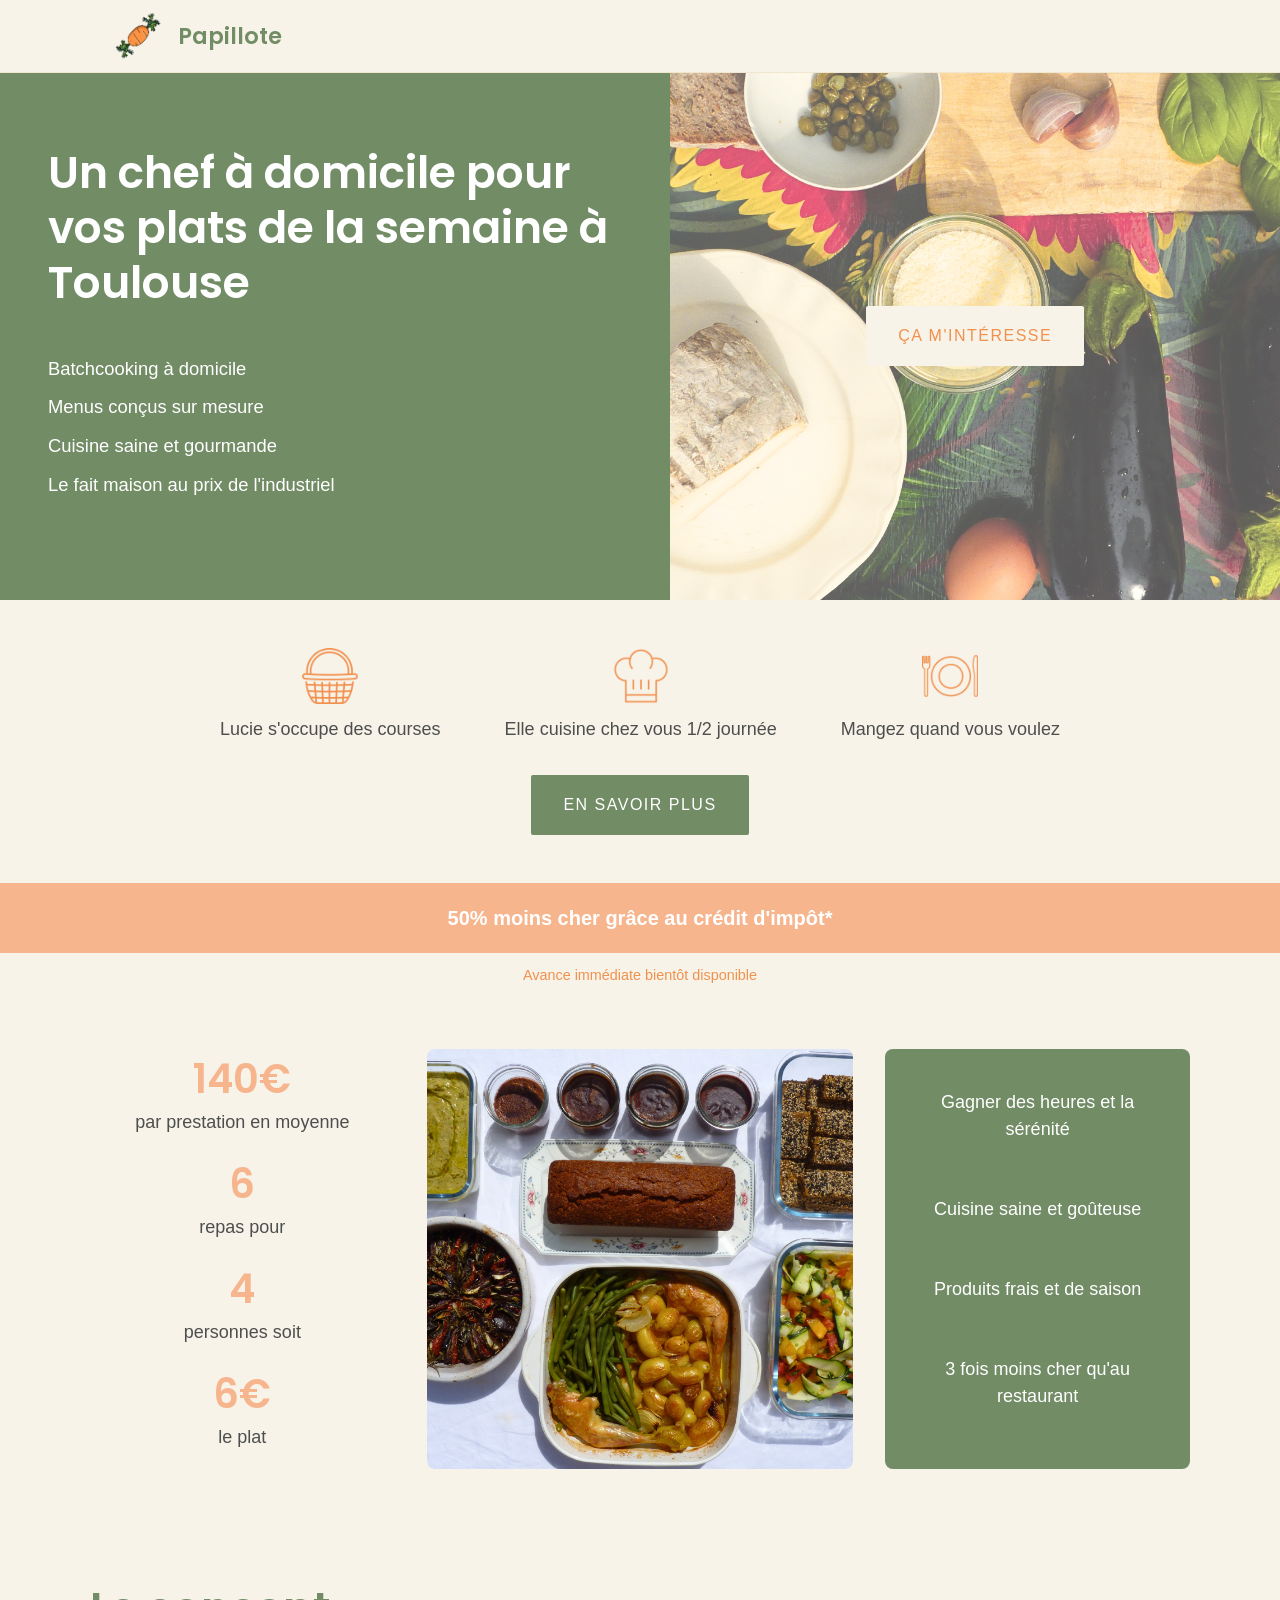
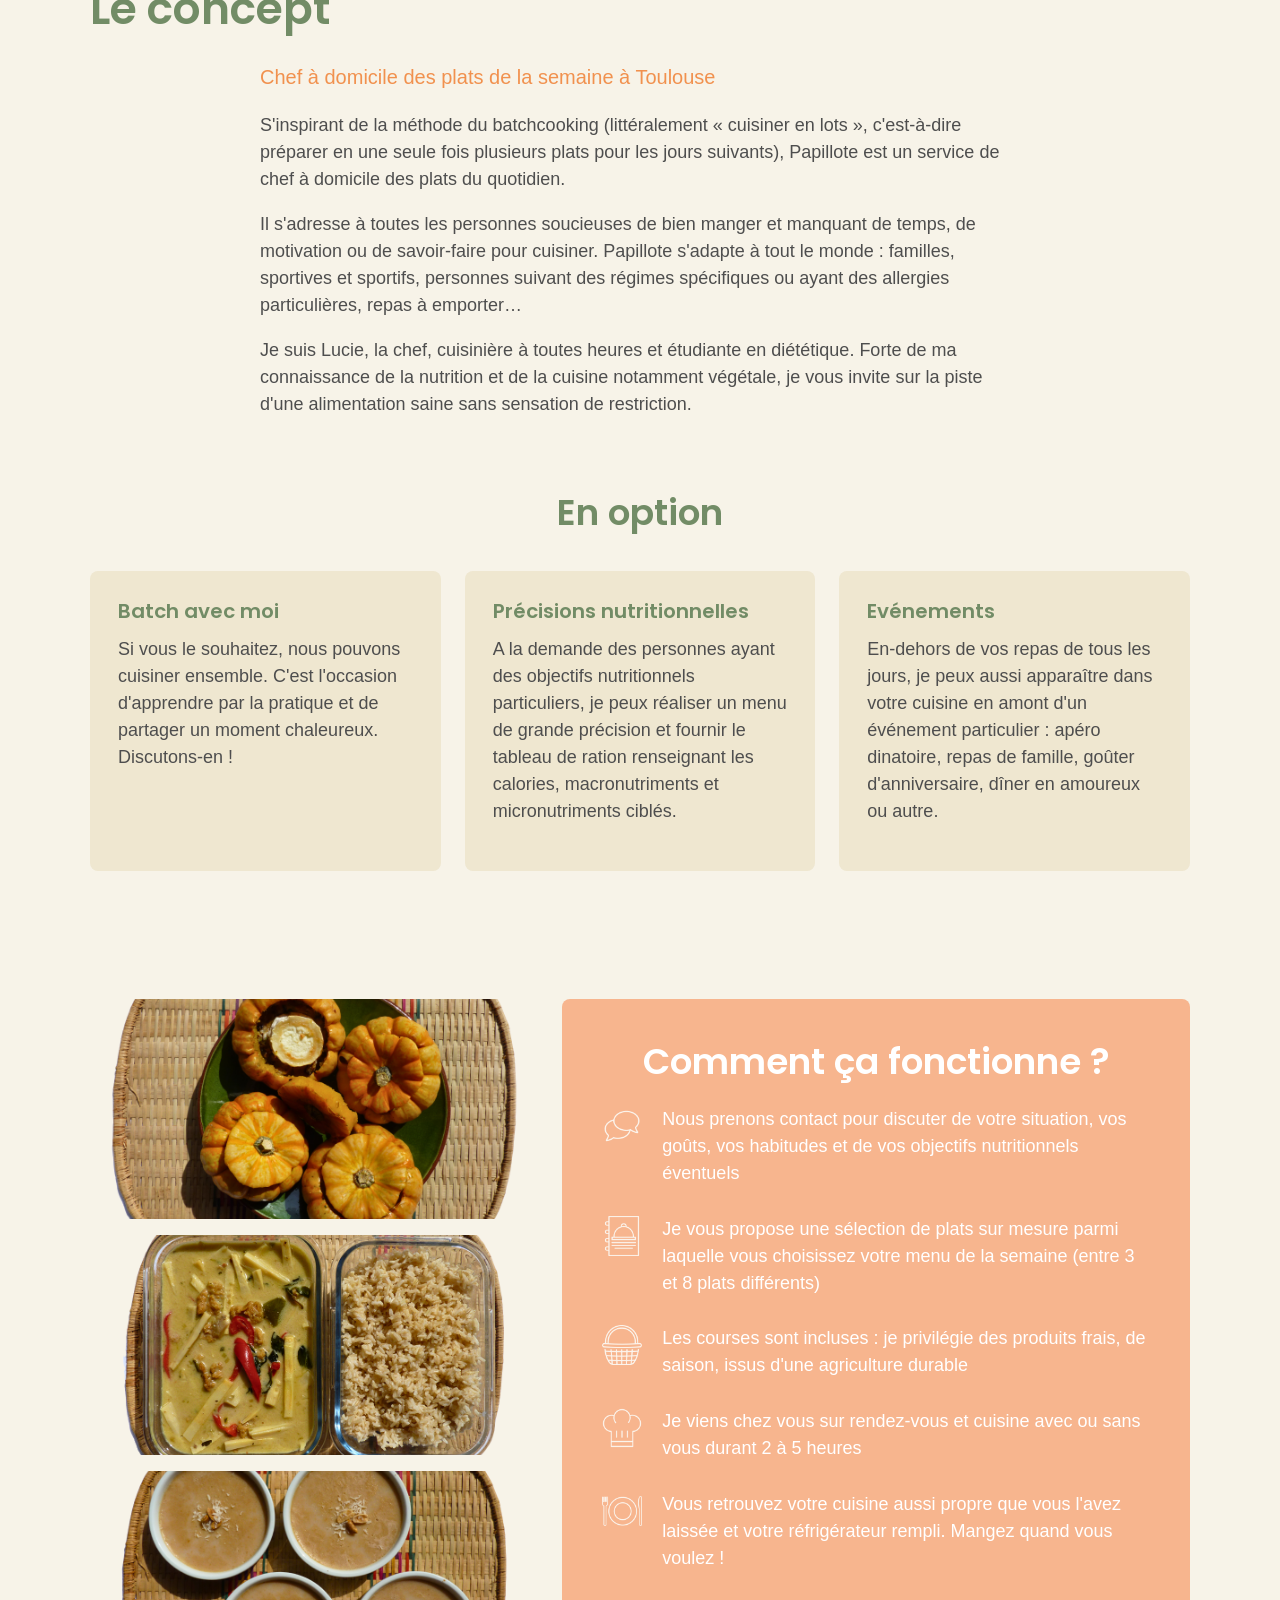
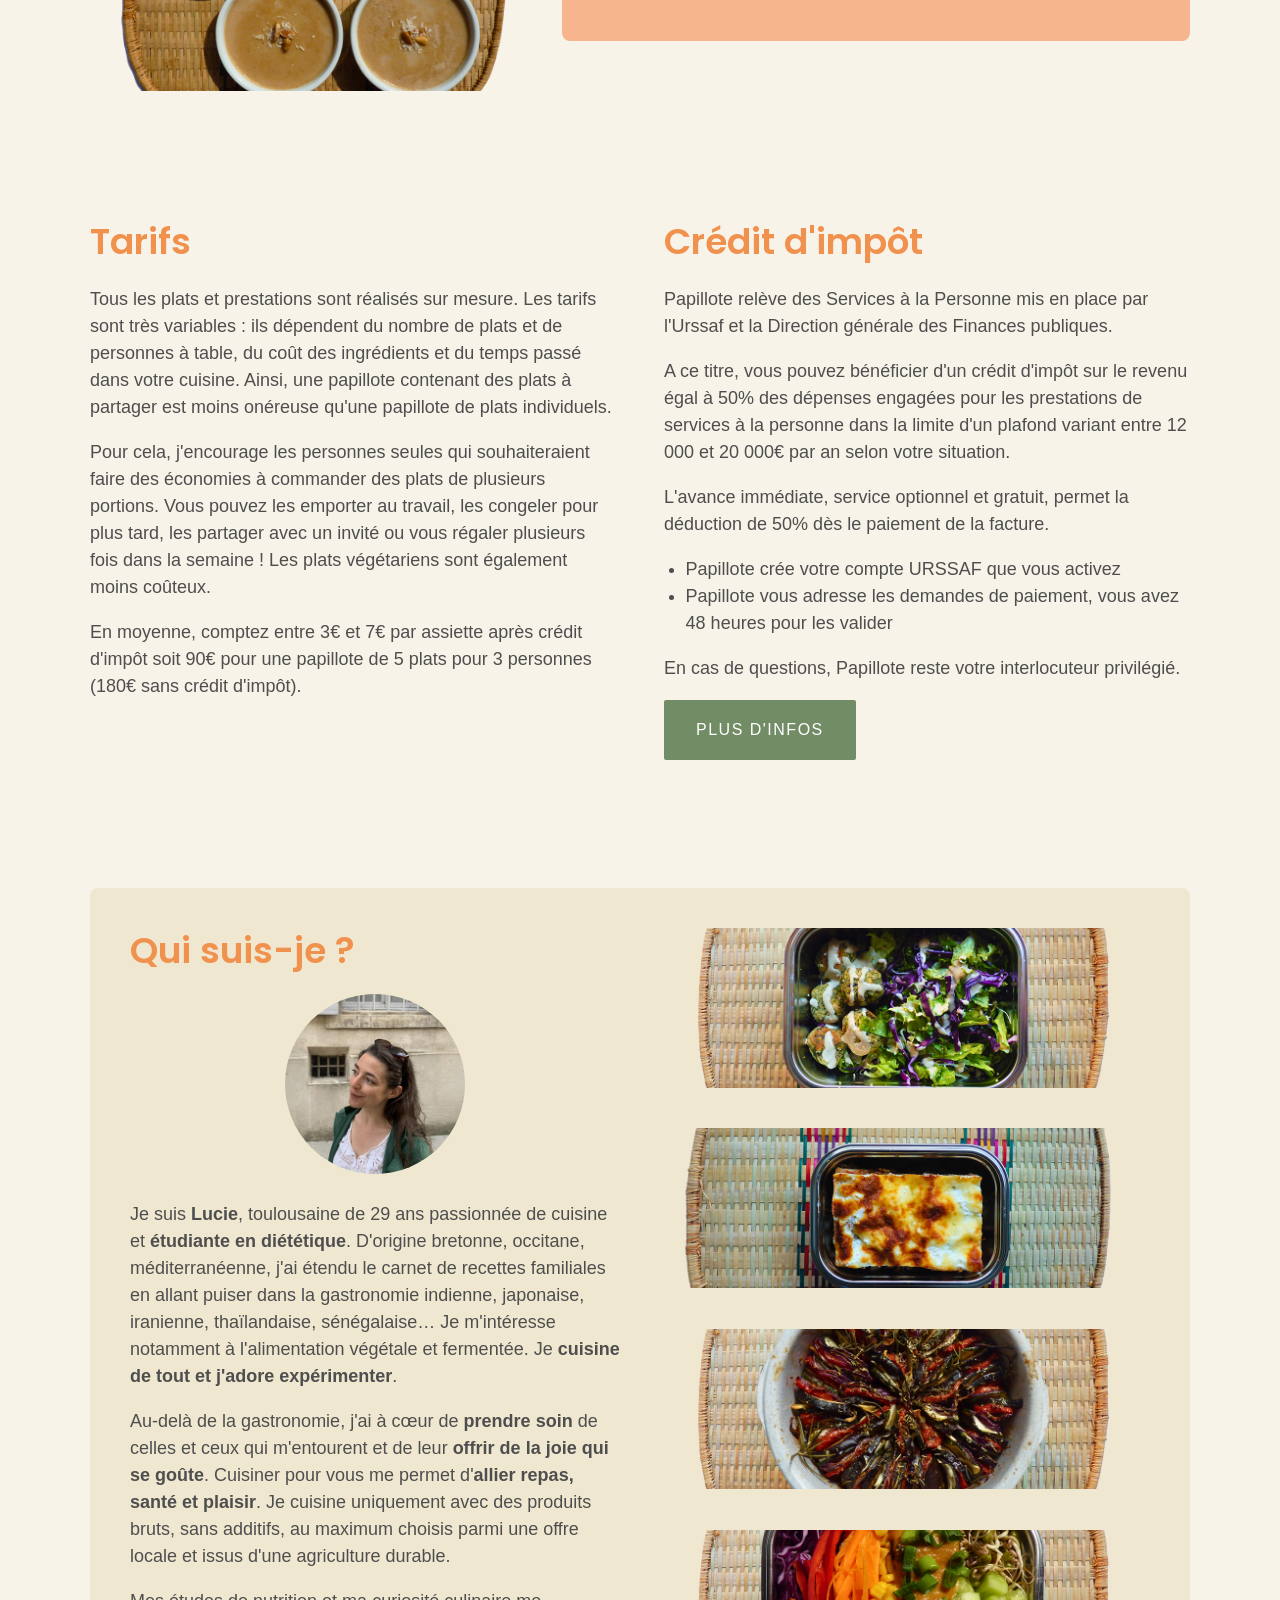
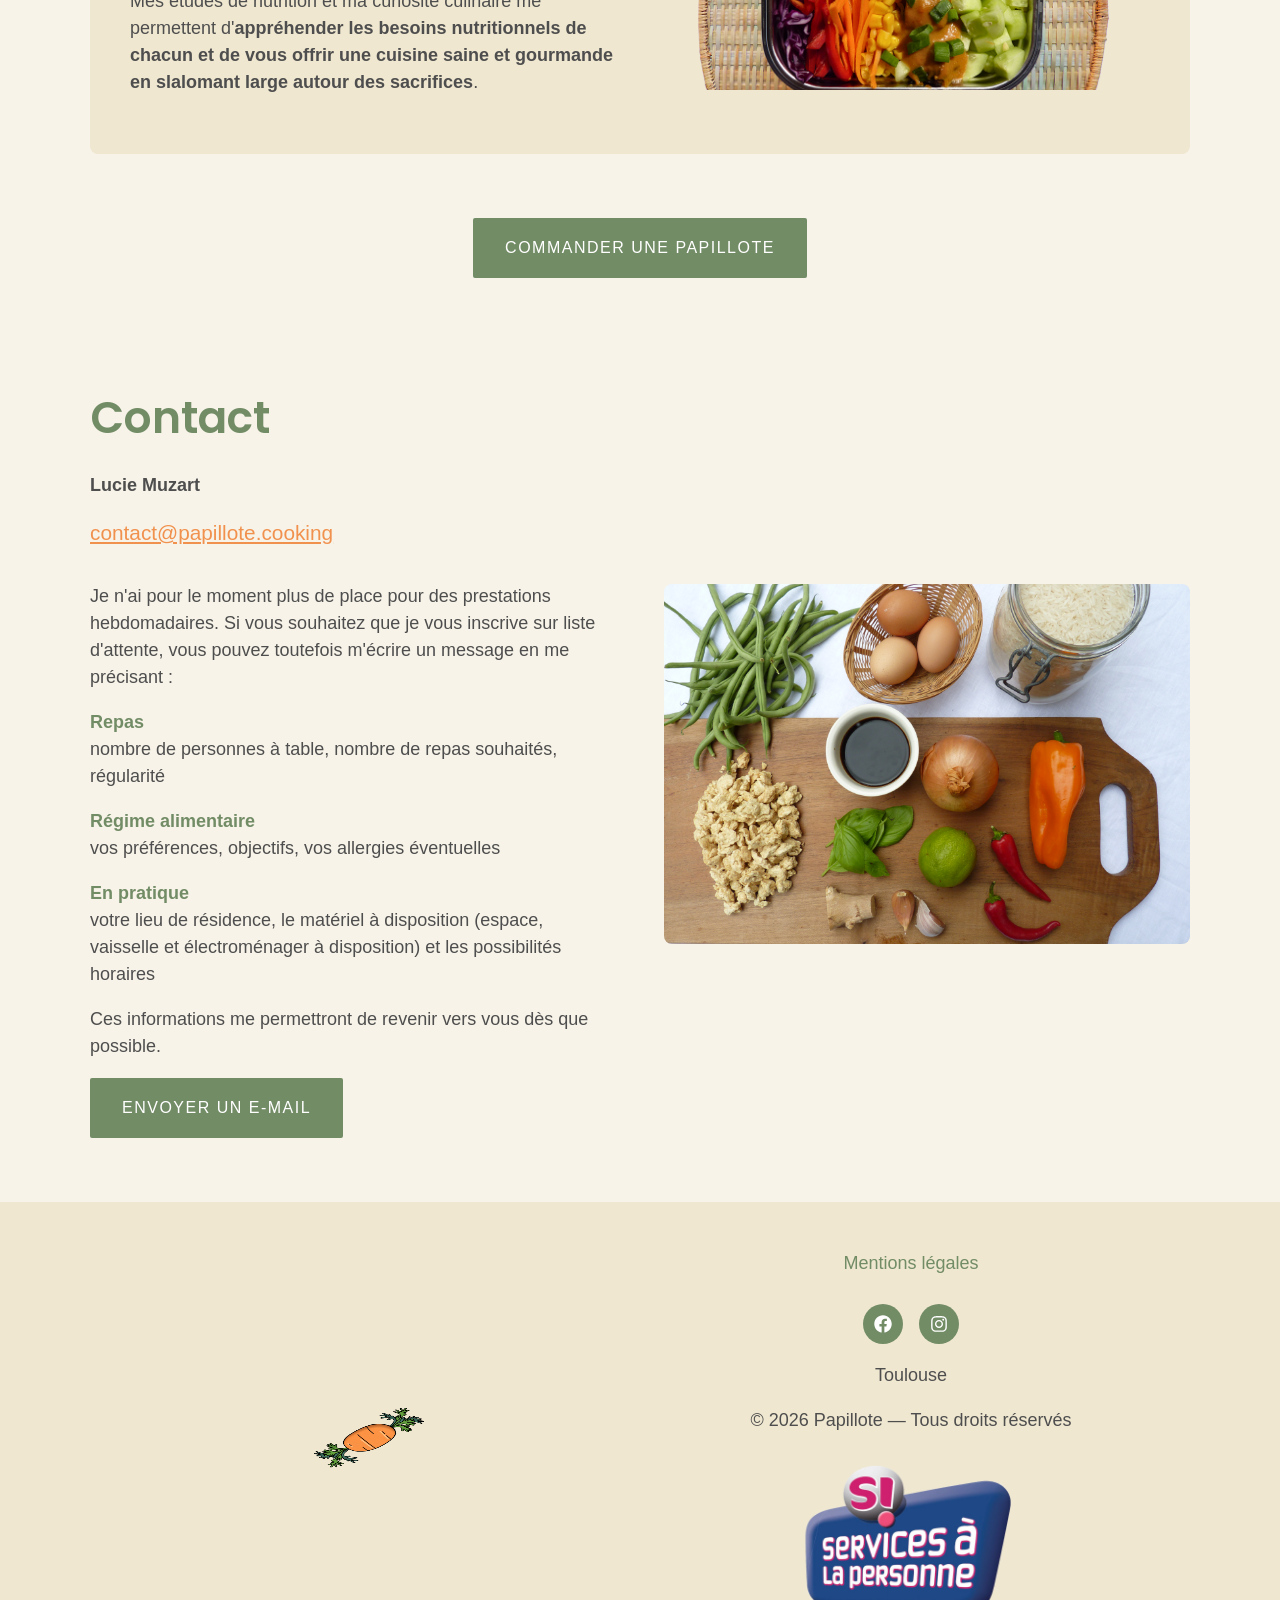
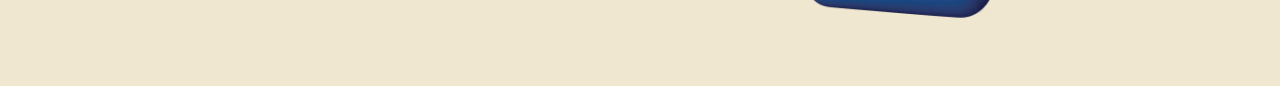
<file: index.html>
<!DOCTYPE html>
<html lang="fr">
<head>
    <meta charset="utf-8" />
    <meta name="viewport" content="width=device-width, initial-scale=1.0" />
    <title>Accueil - Papillote</title>
    <meta name="description" content="Chef à domicile pour les repas du quotidien à Toulouse et environs : vos plats de la semaine cuisinés chez vous par un pro en 1/2 journée" />
    <link rel="icon" href="/images/favicon-32.png" sizes="32x32" />
    <link rel="icon" href="/images/favicon-192.png" sizes="192x192" />
    <link rel="apple-touch-icon" href="/images/favicon-180.png" />

    <link rel="preconnect" href="https://fonts.googleapis.com" />
    <link rel="preconnect" href="https://fonts.gstatic.com" crossorigin />
    <link rel="stylesheet" href="https://fonts.googleapis.com/css2?family=Poppins:ital,wght@0,300;0,400;0,500;0,600;1,400&display=swap" />

    <link rel="stylesheet" href="/css/papillote.css" />
</head>
<body>

<header class="site-header">
    <div class="container">
        <a href="/" class="site-header__logo">
            <img src="/images/logo.png" alt="Papillote" width="442" height="442" />
        </a>
        <h2 class="site-header__title"><a href="/">Papillote</a></h2>
    </div>
</header>

<main id="content">
<section class="hero">
    <div class="hero__text">
        <h1>Un chef à domicile pour vos plats de la semaine à Toulouse</h1>
        <ul>
            <li>Batchcooking à domicile</li>
            <li>Menus conçus sur mesure</li>
            <li>Cuisine saine et gourmande</li>
            <li>Le fait maison au prix de l'industriel</li>
        </ul>
    </div>
    <div class="hero__photo" style="background-image:url('/images/hero-food.png')">
        <a class="btn btn-light" href="#contact">Ça m'intéresse</a>
    </div>
</section>

<div class="icon-steps container">
    <div class="icon-steps__item">
        <img src="/images/icon-courses.png" alt="" width="512" height="512" />
        <p>Lucie s'occupe des courses</p>
    </div>
    <div class="icon-steps__item">
        <img src="/images/icon-cuisine.png" alt="" width="512" height="512" />
        <p>Elle cuisine chez vous 1/2 journée</p>
    </div>
    <div class="icon-steps__item">
        <img src="/images/icon-repas.png" alt="" width="512" height="512" />
        <p>Mangez quand vous voulez</p>
    </div>
</div>

<div class="section-cta">
    <a class="btn btn-primary" href="#concept">En savoir plus</a>
</div>

<div class="pricing-banner">
    <strong>50% moins cher grâce au crédit d'impôt*</strong>
</div>
<p class="pricing-note">Avance immédiate bientôt disponible</p>

<div class="container pricing">
    <div class="pricing__stats">
        <div>
            <span class="value">140&euro;</span>
            <p>par prestation en moyenne</p>
        </div>
        <div>
            <span class="value">6</span>
            <p>repas pour</p>
        </div>
        <div>
            <span class="value">4</span>
            <p>personnes soit</p>
        </div>
        <div>
            <span class="value">6&euro;</span>
            <p>le plat</p>
        </div>
    </div>
    <img class="pricing__photo" src="/images/pricing-food.png" alt="Papillote de plats préparés" />
    <div class="pricing__benefits">
        <p>Gagner des heures et la sérénité</p>
        <p>Cuisine saine et goûteuse</p>
        <p>Produits frais et de saison</p>
        <p>3 fois moins cher qu'au restaurant</p>
    </div>
</div>

<section id="concept" class="section container">
    <h1>Le concept</h1>
    <div class="concept__lead">
        <p class="eyebrow">Chef à domicile des plats de la semaine à Toulouse</p>
        <p>S'inspirant de la méthode du batchcooking (littéralement « cuisiner en lots », c'est-à-dire préparer en une seule fois plusieurs plats pour les jours suivants), Papillote est un service de chef à domicile des plats du quotidien.</p>
        <p>Il s'adresse à toutes les personnes soucieuses de bien manger et manquant de temps, de motivation ou de savoir-faire pour cuisiner. Papillote s'adapte à tout le monde : familles, sportives et sportifs, personnes suivant des régimes spécifiques ou ayant des allergies particulières, repas à emporter&hellip;</p>
        <p>Je suis Lucie, la chef, cuisinière à toutes heures et étudiante en diététique. Forte de ma connaissance de la nutrition et de la cuisine notamment végétale, je vous invite sur la piste d'une alimentation saine sans sensation de restriction.</p>
    </div>

    <h2 style="text-align:center; margin-top:2em;">En option</h2>
    <div class="options">
        <div class="options__card">
            <h3>Batch avec moi</h3>
            <p>Si vous le souhaitez, nous pouvons cuisiner ensemble. C'est l'occasion d'apprendre par la pratique et de partager un moment chaleureux. Discutons-en !</p>
        </div>
        <div class="options__card">
            <h3>Précisions nutritionnelles</h3>
            <p>A la demande des personnes ayant des objectifs nutritionnels particuliers, je peux réaliser un menu de grande précision et fournir le tableau de ration renseignant les calories, macronutriments et micronutriments ciblés.</p>
        </div>
        <div class="options__card">
            <h3>Evénements</h3>
            <p>En-dehors de vos repas de tous les jours, je peux aussi apparaître dans votre cuisine en amont d'un événement particulier : apéro dinatoire, repas de famille, goûter d'anniversaire, dîner en amoureux ou autre.</p>
        </div>
    </div>
</section>

<section class="section container how">
    <div class="how__photos">
        <img src="/images/dish-courges.png" alt="Petites courges farcies" />
        <img src="/images/dish-curry.png" alt="Curry thaï vert" />
        <img src="/images/dish-creme.png" alt="Crème dessert coco cacahuète" />
    </div>
    <div class="how__content">
        <h2>Comment ça fonctionne ?</h2>
        <div class="how__step">
            <img src="/images/icon-contact.png" alt="" />
            <p>Nous prenons contact pour discuter de votre situation, vos goûts, vos habitudes et de vos objectifs nutritionnels éventuels</p>
        </div>
        <div class="how__step">
            <img src="/images/icon-menu.png" alt="" />
            <p>Je vous propose une sélection de plats sur mesure parmi laquelle vous choisissez votre menu de la semaine (entre 3 et 8 plats différents)</p>
        </div>
        <div class="how__step">
            <img src="/images/icon-panier.png" alt="" />
            <p>Les courses sont incluses : je privilégie des produits frais, de saison, issus d'une agriculture durable</p>
        </div>
        <div class="how__step">
            <img src="/images/icon-chef.png" alt="" />
            <p>Je viens chez vous sur rendez-vous et cuisine avec ou sans vous durant 2 à 5 heures</p>
        </div>
        <div class="how__step">
            <img src="/images/icon-assiette.png" alt="" />
            <p>Vous retrouvez votre cuisine aussi propre que vous l'avez laissée et votre réfrigérateur rempli. Mangez quand vous voulez !</p>
        </div>
    </div>
</section>

<section class="section container tarifs">
    <div>
        <h2>Tarifs</h2>
        <p>Tous les plats et prestations sont réalisés sur mesure. Les tarifs sont très variables : ils dépendent du nombre de plats et de personnes à table, du coût des ingrédients et du temps passé dans votre cuisine. Ainsi, une papillote contenant des plats à partager est moins onéreuse qu'une papillote de plats individuels.</p>
        <p>Pour cela, j'encourage les personnes seules qui souhaiteraient faire des économies à commander des plats de plusieurs portions. Vous pouvez les emporter au travail, les congeler pour plus tard, les partager avec un invité ou vous régaler plusieurs fois dans la semaine ! Les plats végétariens sont également moins coûteux.</p>
        <p>En moyenne, comptez entre 3&euro; et 7&euro; par assiette après crédit d'impôt soit 90&euro; pour une papillote de 5 plats pour 3 personnes (180&euro; sans crédit d'impôt).</p>
    </div>
    <div>
        <h2>Crédit d'impôt</h2>
        <p>Papillote relève des Services à la Personne mis en place par l'Urssaf et la Direction générale des Finances publiques.</p>
        <p>A ce titre, vous pouvez bénéficier d'un crédit d'impôt sur le revenu égal à 50% des dépenses engagées pour les prestations de services à la personne dans la limite d'un plafond variant entre 12 000 et 20 000&euro; par an selon votre situation.</p>
        <p>L'avance immédiate, service optionnel et gratuit, permet la déduction de 50% dès le paiement de la facture.</p>
        <ul>
            <li>Papillote crée votre compte URSSAF que vous activez</li>
            <li>Papillote vous adresse les demandes de paiement, vous avez 48 heures pour les valider</li>
        </ul>
        <p>En cas de questions, Papillote reste votre interlocuteur privilégié.</p>
        <a class="btn btn-primary" href="https://www.urssaf.fr/accueil/services/services-particuliers/service-avance-immediate.html" target="_blank" rel="noopener">Plus d'infos</a>
    </div>
</section>

<section class="section container">
    <div class="bio">
        <div>
            <h2 class="bio__heading">Qui suis-je ?</h2>
            <img class="bio__photo" src="/images/lucie.jpg" alt="Lucie, chef à domicile" width="180" height="180" />
            <p>Je suis <strong>Lucie</strong>, toulousaine de 29 ans passionnée de cuisine et <strong>étudiante en diététique</strong>. D'origine bretonne, occitane, méditerranéenne, j'ai étendu le carnet de recettes familiales en allant puiser dans la gastronomie indienne, japonaise, iranienne, thaïlandaise, sénégalaise&hellip; Je m'intéresse notamment à l'alimentation végétale et fermentée. Je <strong>cuisine de tout et j'adore expérimenter</strong>.</p>
            <p>Au-delà de la gastronomie, j'ai à cœur de <strong>prendre soin</strong> de celles et ceux qui m'entourent et de leur <strong>offrir de la joie qui se goûte</strong>. Cuisiner pour vous me permet d'<strong>allier repas, santé et plaisir</strong>. Je cuisine uniquement avec des produits bruts, sans additifs, au maximum choisis parmi une offre locale et issus d'une agriculture durable.</p>
            <p>Mes études de nutrition et ma curiosité culinaire me permettent d'<strong>appréhender les besoins nutritionnels de chacun et de vous offrir une cuisine saine et gourmande en slalomant large autour des sacrifices</strong>.</p>
        </div>
        <div class="bio__dishes">
            <img src="/images/dish-salade.png" alt="Salade kale et falafels" />
            <img src="/images/dish-lasagne.png" alt="Lasagnes à l'aubergine" />
            <img src="/images/dish-tian.png" alt="Tian provençal" />
            <img src="/images/dish-buddha.png" alt="Buddha bowl" />
        </div>
    </div>
</section>

<div class="section-cta">
    <a class="btn btn-primary" href="#contact">Commander une Papillote</a>
</div>

<section id="contact" class="section container contact">
    <div>
        <h1>Contact</h1>
        <p><strong>Lucie Muzart</strong></p>
        <p><a class="contact__email" href="mailto:contact@papillote.cooking">contact@papillote.cooking</a></p>
        <p>Je n'ai pour le moment plus de place pour des prestations hebdomadaires. Si vous souhaitez que je vous inscrive sur liste d'attente, vous pouvez toutefois m'écrire un message en me précisant :</p>
        <dl>
            <dt>Repas</dt>
            <dd>nombre de personnes à table, nombre de repas souhaités, régularité</dd>
            <dt>Régime alimentaire</dt>
            <dd>vos préférences, objectifs, vos allergies éventuelles</dd>
            <dt>En pratique</dt>
            <dd>votre lieu de résidence, le matériel à disposition (espace, vaisselle et électroménager à disposition) et les possibilités horaires</dd>
        </dl>
        <p>Ces informations me permettront de revenir vers vous dès que possible.</p>
        <a class="btn btn-primary" href="mailto:contact@papillote.cooking">Envoyer un e-mail</a>
    </div>
    <img class="contact__photo" src="/images/contact-food.png" alt="" />
</section>
</main>

<footer class="site-footer">
    <div class="container">
        <div class="site-footer__brand">
            <img src="/images/logo.png" alt="Papillote" width="120" height="120" />
        </div>
        <div class="site-footer__aside">
            <nav class="site-footer__nav" aria-label="Menu">
                <ul><li><a href="/mentions-legales/">Mentions légales</a></li></ul>
            </nav>
            <div class="social-icons">
                <a href="https://www.facebook.com/profile.php?id=61566266138841&amp;locale=fr_FR" target="_blank" rel="noopener" aria-label="Facebook">
                    <svg viewBox="0 0 512 512" xmlns="http://www.w3.org/2000/svg"><path d="M504 256C504 119 393 8 256 8S8 119 8 256c0 123.78 90.69 226.38 209.25 245V327.69h-63V256h63v-54.64c0-62.15 37-96.48 93.67-96.48 27.14 0 55.52 4.84 55.52 4.84v61h-31.28c-30.8 0-40.41 19.12-40.41 38.73V256h68.78l-11 71.69h-57.78V501C413.31 482.38 504 379.78 504 256z"/></svg>
                </a>
                <a href="https://www.instagram.com/papillote_toulouse/" target="_blank" rel="noopener" aria-label="Instagram">
                    <svg viewBox="0 0 448 512" xmlns="http://www.w3.org/2000/svg"><path d="M224.1 141c-63.6 0-114.9 51.3-114.9 114.9s51.3 114.9 114.9 114.9S339 319.5 339 255.9 287.7 141 224.1 141zm0 189.6c-41.1 0-74.7-33.5-74.7-74.7s33.5-74.7 74.7-74.7 74.7 33.5 74.7 74.7-33.6 74.7-74.7 74.7zm146.4-194.3c0 14.9-12 26.8-26.8 26.8-14.9 0-26.8-12-26.8-26.8s12-26.8 26.8-26.8 26.8 12 26.8 26.8zm76.1 27.2c-1.7-35.9-9.9-67.7-36.2-93.9-26.2-26.2-58-34.4-93.9-36.2-37-2.1-147.9-2.1-184.9 0-35.8 1.7-67.6 9.9-93.9 36.1s-34.4 58-36.2 93.9c-2.1 37-2.1 147.9 0 184.9 1.7 35.9 9.9 67.7 36.2 93.9s58 34.4 93.9 36.2c37 2.1 147.9 2.1 184.9 0 35.9-1.7 67.7-9.9 93.9-36.2 26.2-26.2 34.4-58 36.2-93.9 2.1-37 2.1-147.8 0-184.8zM398.8 388c-7.8 19.6-22.9 34.7-42.6 42.6-29.5 11.7-99.5 9-132.1 9s-102.7 2.6-132.1-9c-19.6-7.8-34.7-22.9-42.6-42.6-11.7-29.5-9-99.5-9-132.1s-2.6-102.7 9-132.1c7.8-19.6 22.9-34.7 42.6-42.6 29.5-11.7 99.5-9 132.1-9s102.7-2.6 132.1 9c19.6 7.8 34.7 22.9 42.6 42.6 11.7 29.5 9 99.5 9 132.1s2.7 102.7-9 132.1z"/></svg>
                </a>
            </div>
            <p>Toulouse</p>
            <p>&copy; <span id="copyright-year"></span> Papillote — Tous droits réservés</p>
            <img src="/images/service-a-la-personne.png" alt="Service à la personne" width="240" height="177" />
        </div>
    </div>
</footer>

<script src="/js/papillote.js"></script>
</body>
</html>
</file>
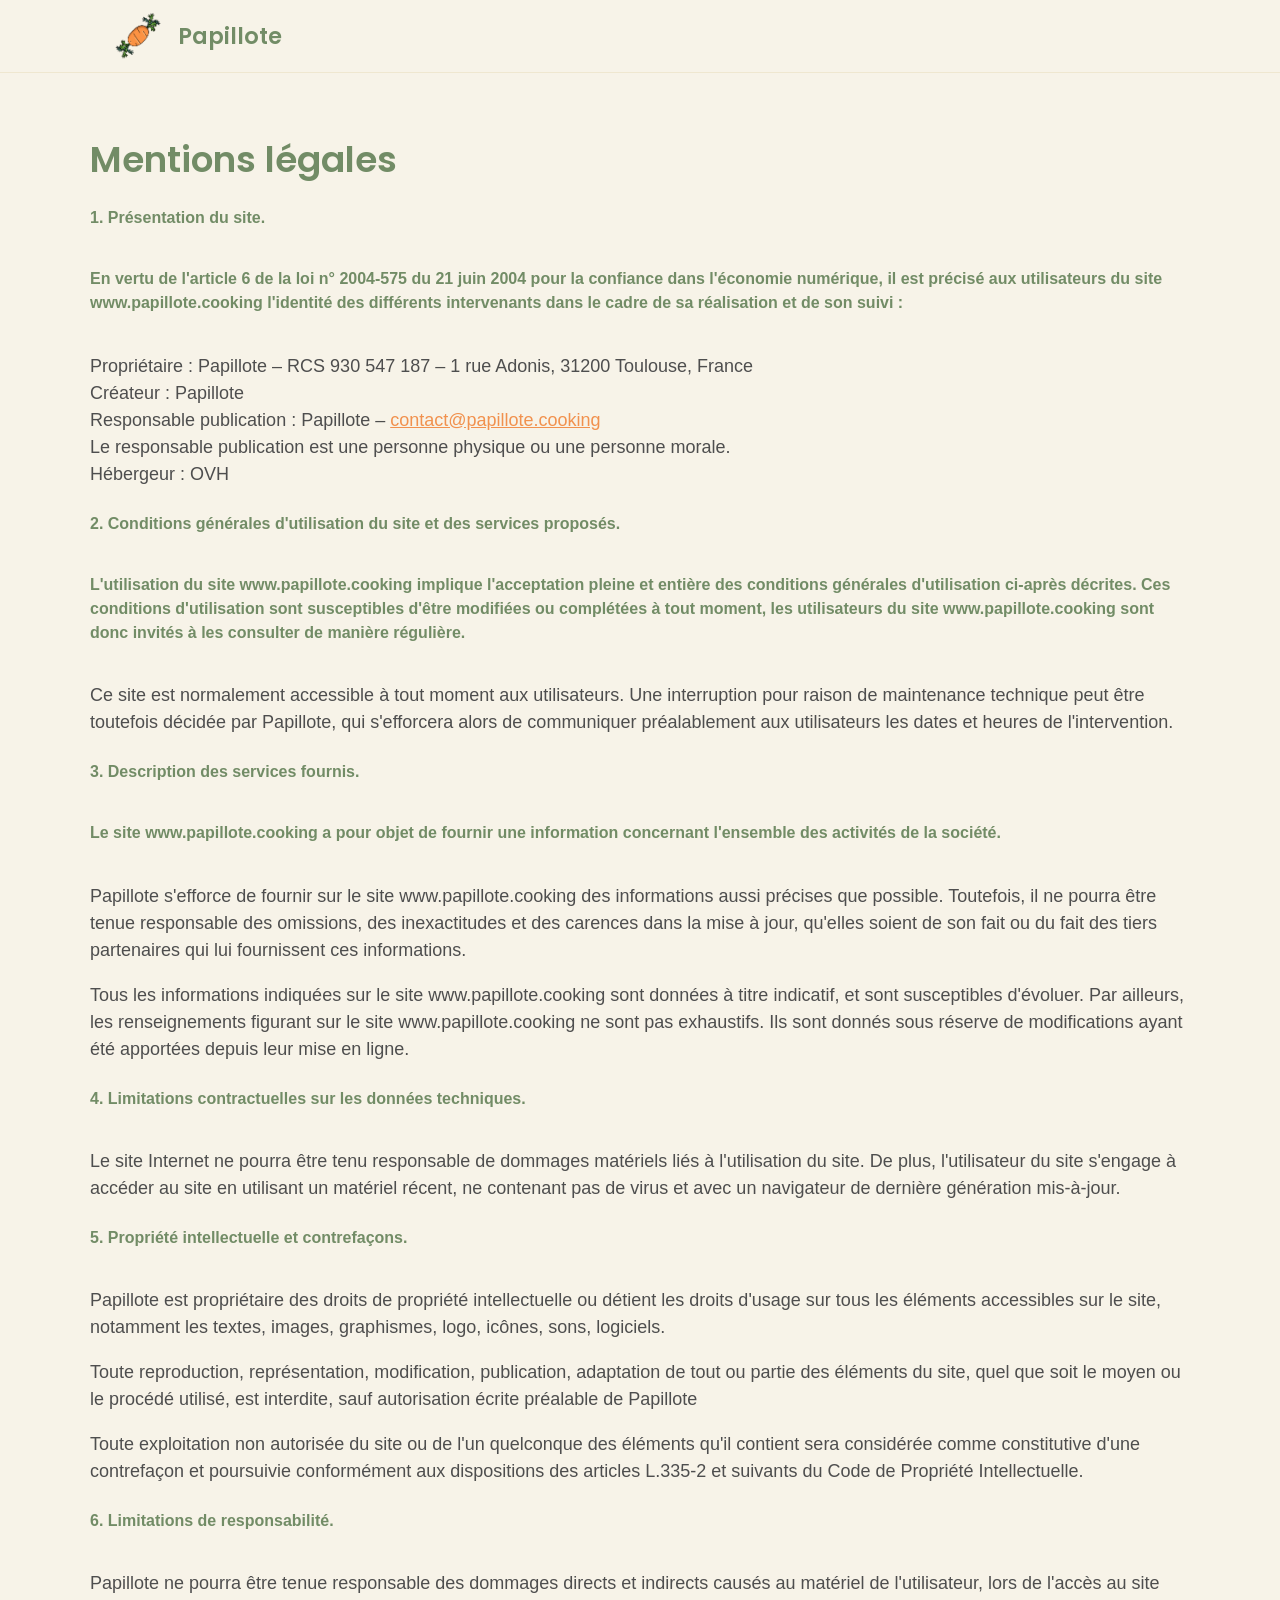
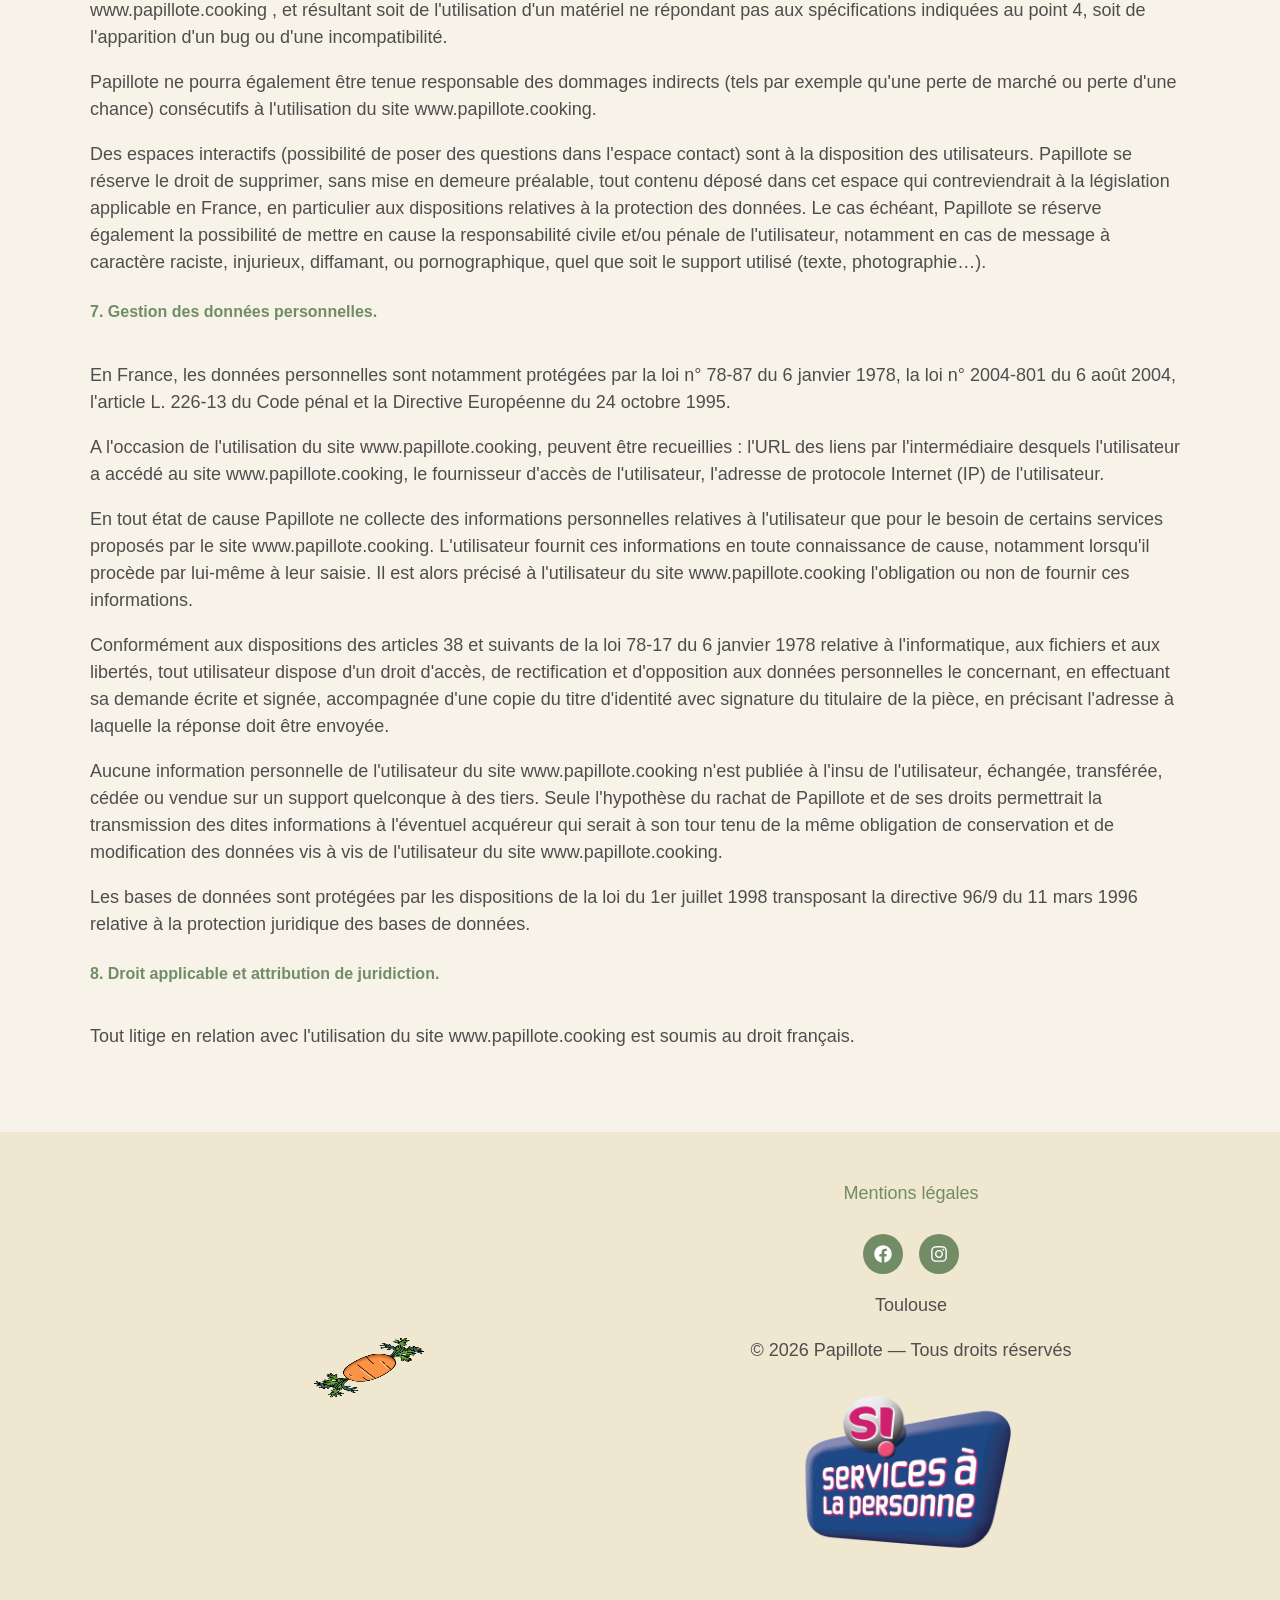
<file: mentions-legales/index.html>
<!DOCTYPE html>
<html lang="fr">
<head>
    <meta charset="utf-8" />
    <meta name="viewport" content="width=device-width, initial-scale=1.0" />
    <title>Mentions légales - Papillote</title>
    <link rel="icon" href="/images/favicon-32.png" sizes="32x32" />
    <link rel="icon" href="/images/favicon-192.png" sizes="192x192" />
    <link rel="apple-touch-icon" href="/images/favicon-180.png" />

    <link rel="preconnect" href="https://fonts.googleapis.com" />
    <link rel="preconnect" href="https://fonts.gstatic.com" crossorigin />
    <link rel="stylesheet" href="https://fonts.googleapis.com/css2?family=Poppins:ital,wght@0,300;0,400;0,500;0,600;1,400&display=swap" />

    <link rel="stylesheet" href="/css/papillote.css" />
</head>
<body>

<header class="site-header">
    <div class="container">
        <a href="/" class="site-header__logo">
            <img src="/images/logo.png" alt="Papillote" width="442" height="442" />
        </a>
        <h2 class="site-header__title"><a href="/">Papillote</a></h2>
    </div>
</header>

<main id="content">
<section class="section container legal">
    <h2>Mentions légales</h2>

    <h6><strong>1. Présentation du site.</strong></h6>
    <h6>En vertu de l'article 6 de la loi n° 2004-575 du 21 juin 2004 pour la confiance dans l'économie numérique, il est précisé aux utilisateurs du site www.papillote.cooking l'identité des différents intervenants dans le cadre de sa réalisation et de son suivi :</h6>
    <p>Propriétaire : Papillote – RCS 930 547 187 – 1 rue Adonis, 31200 Toulouse, France<br>Créateur : Papillote<br>Responsable publication : Papillote – <a href="mailto:contact@papillote.cooking">contact@papillote.cooking</a><br>Le responsable publication est une personne physique ou une personne morale.<br>Hébergeur : OVH</p>

    <h6><strong>2. Conditions générales d'utilisation du site et des services proposés.</strong></h6>
    <h6>L'utilisation du site www.papillote.cooking implique l'acceptation pleine et entière des conditions générales d'utilisation ci-après décrites. Ces conditions d'utilisation sont susceptibles d'être modifiées ou complétées à tout moment, les utilisateurs du site www.papillote.cooking sont donc invités à les consulter de manière régulière.</h6>
    <p>Ce site est normalement accessible à tout moment aux utilisateurs. Une interruption pour raison de maintenance technique peut être toutefois décidée par Papillote, qui s'efforcera alors de communiquer préalablement aux utilisateurs les dates et heures de l'intervention.</p>

    <h6><strong>3. Description des services fournis.</strong></h6>
    <h6>Le site www.papillote.cooking a pour objet de fournir une information concernant l'ensemble des activités de la société.</h6>
    <p>Papillote s'efforce de fournir sur le site www.papillote.cooking des informations aussi précises que possible. Toutefois, il ne pourra être tenue responsable des omissions, des inexactitudes et des carences dans la mise à jour, qu'elles soient de son fait ou du fait des tiers partenaires qui lui fournissent ces informations.</p>
    <p>Tous les informations indiquées sur le site www.papillote.cooking sont données à titre indicatif, et sont susceptibles d'évoluer. Par ailleurs, les renseignements figurant sur le site www.papillote.cooking ne sont pas exhaustifs. Ils sont donnés sous réserve de modifications ayant été apportées depuis leur mise en ligne.</p>

    <h6><strong>4. Limitations contractuelles sur les données techniques.</strong></h6>
    <p>Le site Internet ne pourra être tenu responsable de dommages matériels liés à l'utilisation du site. De plus, l'utilisateur du site s'engage à accéder au site en utilisant un matériel récent, ne contenant pas de virus et avec un navigateur de dernière génération mis-à-jour.</p>

    <h6><strong>5. Propriété intellectuelle et contrefaçons.</strong></h6>
    <p>Papillote est propriétaire des droits de propriété intellectuelle ou détient les droits d'usage sur tous les éléments accessibles sur le site, notamment les textes, images, graphismes, logo, icônes, sons, logiciels.</p>
    <p>Toute reproduction, représentation, modification, publication, adaptation de tout ou partie des éléments du site, quel que soit le moyen ou le procédé utilisé, est interdite, sauf autorisation écrite préalable de Papillote</p>
    <p>Toute exploitation non autorisée du site ou de l'un quelconque des éléments qu'il contient sera considérée comme constitutive d'une contrefaçon et poursuivie conformément aux dispositions des articles L.335-2 et suivants du Code de Propriété Intellectuelle.</p>

    <h6><strong>6. Limitations de responsabilité.</strong></h6>
    <p>Papillote ne pourra être tenue responsable des dommages directs et indirects causés au matériel de l'utilisateur, lors de l'accès au site www.papillote.cooking , et résultant soit de l'utilisation d'un matériel ne répondant pas aux spécifications indiquées au point 4, soit de l'apparition d'un bug ou d'une incompatibilité.</p>
    <p>Papillote ne pourra également être tenue responsable des dommages indirects (tels par exemple qu'une perte de marché ou perte d'une chance) consécutifs à l'utilisation du site www.papillote.cooking.</p>
    <p>Des espaces interactifs (possibilité de poser des questions dans l'espace contact) sont à la disposition des utilisateurs. Papillote se réserve le droit de supprimer, sans mise en demeure préalable, tout contenu déposé dans cet espace qui contreviendrait à la législation applicable en France, en particulier aux dispositions relatives à la protection des données. Le cas échéant, Papillote se réserve également la possibilité de mettre en cause la responsabilité civile et/ou pénale de l'utilisateur, notamment en cas de message à caractère raciste, injurieux, diffamant, ou pornographique, quel que soit le support utilisé (texte, photographie&hellip;).</p>

    <h6><strong>7. Gestion des données personnelles.</strong></h6>
    <p>En France, les données personnelles sont notamment protégées par la loi n° 78-87 du 6 janvier 1978, la loi n° 2004-801 du 6 août 2004, l'article L. 226-13 du Code pénal et la Directive Européenne du 24 octobre 1995.</p>
    <p>A l'occasion de l'utilisation du site www.papillote.cooking, peuvent être recueillies : l'URL des liens par l'intermédiaire desquels l'utilisateur a accédé au site www.papillote.cooking, le fournisseur d'accès de l'utilisateur, l'adresse de protocole Internet (IP) de l'utilisateur.</p>
    <p>En tout état de cause Papillote ne collecte des informations personnelles relatives à l'utilisateur que pour le besoin de certains services proposés par le site www.papillote.cooking. L'utilisateur fournit ces informations en toute connaissance de cause, notamment lorsqu'il procède par lui-même à leur saisie. Il est alors précisé à l'utilisateur du site www.papillote.cooking l'obligation ou non de fournir ces informations.</p>
    <p>Conformément aux dispositions des articles 38 et suivants de la loi 78-17 du 6 janvier 1978 relative à l'informatique, aux fichiers et aux libertés, tout utilisateur dispose d'un droit d'accès, de rectification et d'opposition aux données personnelles le concernant, en effectuant sa demande écrite et signée, accompagnée d'une copie du titre d'identité avec signature du titulaire de la pièce, en précisant l'adresse à laquelle la réponse doit être envoyée.</p>
    <p>Aucune information personnelle de l'utilisateur du site www.papillote.cooking n'est publiée à l'insu de l'utilisateur, échangée, transférée, cédée ou vendue sur un support quelconque à des tiers. Seule l'hypothèse du rachat de Papillote et de ses droits permettrait la transmission des dites informations à l'éventuel acquéreur qui serait à son tour tenu de la même obligation de conservation et de modification des données vis à vis de l'utilisateur du site www.papillote.cooking.</p>
    <p>Les bases de données sont protégées par les dispositions de la loi du 1er juillet 1998 transposant la directive 96/9 du 11 mars 1996 relative à la protection juridique des bases de données.</p>

    <h6><strong>8. Droit applicable et attribution de juridiction.</strong></h6>
    <p>Tout litige en relation avec l'utilisation du site www.papillote.cooking est soumis au droit français.</p>
</section>
</main>

<footer class="site-footer">
    <div class="container">
        <div class="site-footer__brand">
            <img src="/images/logo.png" alt="Papillote" width="120" height="120" />
        </div>
        <div class="site-footer__aside">
            <nav class="site-footer__nav" aria-label="Menu">
                <ul><li><a href="/mentions-legales/" aria-current="page">Mentions légales</a></li></ul>
            </nav>
            <div class="social-icons">
                <a href="https://www.facebook.com/profile.php?id=61566266138841&amp;locale=fr_FR" target="_blank" rel="noopener" aria-label="Facebook">
                    <svg viewBox="0 0 512 512" xmlns="http://www.w3.org/2000/svg"><path d="M504 256C504 119 393 8 256 8S8 119 8 256c0 123.78 90.69 226.38 209.25 245V327.69h-63V256h63v-54.64c0-62.15 37-96.48 93.67-96.48 27.14 0 55.52 4.84 55.52 4.84v61h-31.28c-30.8 0-40.41 19.12-40.41 38.73V256h68.78l-11 71.69h-57.78V501C413.31 482.38 504 379.78 504 256z"/></svg>
                </a>
                <a href="https://www.instagram.com/papillote_toulouse/" target="_blank" rel="noopener" aria-label="Instagram">
                    <svg viewBox="0 0 448 512" xmlns="http://www.w3.org/2000/svg"><path d="M224.1 141c-63.6 0-114.9 51.3-114.9 114.9s51.3 114.9 114.9 114.9S339 319.5 339 255.9 287.7 141 224.1 141zm0 189.6c-41.1 0-74.7-33.5-74.7-74.7s33.5-74.7 74.7-74.7 74.7 33.5 74.7 74.7-33.6 74.7-74.7 74.7zm146.4-194.3c0 14.9-12 26.8-26.8 26.8-14.9 0-26.8-12-26.8-26.8s12-26.8 26.8-26.8 26.8 12 26.8 26.8zm76.1 27.2c-1.7-35.9-9.9-67.7-36.2-93.9-26.2-26.2-58-34.4-93.9-36.2-37-2.1-147.9-2.1-184.9 0-35.8 1.7-67.6 9.9-93.9 36.1s-34.4 58-36.2 93.9c-2.1 37-2.1 147.9 0 184.9 1.7 35.9 9.9 67.7 36.2 93.9s58 34.4 93.9 36.2c37 2.1 147.9 2.1 184.9 0 35.9-1.7 67.7-9.9 93.9-36.2 26.2-26.2 34.4-58 36.2-93.9 2.1-37 2.1-147.8 0-184.8zM398.8 388c-7.8 19.6-22.9 34.7-42.6 42.6-29.5 11.7-99.5 9-132.1 9s-102.7 2.6-132.1-9c-19.6-7.8-34.7-22.9-42.6-42.6-11.7-29.5-9-99.5-9-132.1s-2.6-102.7 9-132.1c7.8-19.6 22.9-34.7 42.6-42.6 29.5-11.7 99.5-9 132.1-9s102.7-2.6 132.1 9c19.6 7.8 34.7 22.9 42.6 42.6 11.7 29.5 9 99.5 9 132.1s2.7 102.7-9 132.1z"/></svg>
                </a>
            </div>
            <p>Toulouse</p>
            <p>&copy; <span id="copyright-year"></span> Papillote — Tous droits réservés</p>
            <img src="/images/service-a-la-personne.png" alt="Service à la personne" width="240" height="177" />
        </div>
    </div>
</footer>

<script src="/js/papillote.js"></script>
</body>
</html>
</file>
<file: css/papillote.css>
/* ==========================================================================
   Papillote — base styles
   ========================================================================== */

:root {
  --color-primary: #f7b58e;
  --color-secondary: #728c66;
  --color-text: #4e4e4e;
  --color-accent: #f1914e;
  --color-cream: #f7f3e8;
  --color-tan: #efe7d0;
  --color-white: #ffffff;

  --font-heading: "Poppins", sans-serif;
  --font-body: -apple-system, BlinkMacSystemFont, "Segoe UI", Roboto, Helvetica, Arial, sans-serif;

  --container-width: 1100px;
}

* {
  box-sizing: border-box;
}

/* Prevent long text from forcing grid/flex tracks wider than their container */
.hero > *,
.pricing > *,
.how > *,
.tarifs > *,
.bio > *,
.contact > *,
.site-footer .container > * {
  min-width: 0;
}

html {
  scroll-behavior: smooth;
}

body {
  margin: 0;
  background: var(--color-cream);
  color: var(--color-text);
  font-family: var(--font-body);
  font-size: 18px;
  font-weight: 300;
  line-height: 1.5;
}

h1, h2, h3, h4 {
  font-family: var(--font-heading);
  color: var(--color-secondary);
  margin: 0 0 0.6em;
  line-height: 1.25;
}

h1 { font-size: clamp(2rem, 4vw, 2.75rem); font-weight: 600; }
h2 { font-size: clamp(1.75rem, 3vw, 2.25rem); font-weight: 600; }
h3 { font-size: 1.25rem; font-weight: 600; }

p {
  margin: 0 0 1em;
}

a {
  color: var(--color-accent);
}

img {
  max-width: 100%;
  display: block;
}

ul {
  padding-left: 1.2em;
}

.container {
  max-width: var(--container-width);
  margin: 0 auto;
  padding: 0 24px;
}

.section {
  padding: 64px 0;
}

.eyebrow {
  color: var(--color-accent);
  font-size: 1.25rem;
  font-weight: 400;
}

/* Buttons
   ========================================================================== */

.btn {
  display: inline-block;
  border: none;
  border-radius: 2px;
  padding: 18px 32px;
  font-family: var(--font-body);
  font-size: 1rem;
  font-weight: 500;
  text-transform: uppercase;
  letter-spacing: 1.5px;
  text-decoration: none;
  cursor: pointer;
  text-align: center;
}

.btn-primary {
  background: var(--color-secondary);
  color: var(--color-white);
}

.btn-light {
  background: var(--color-cream);
  color: var(--color-accent);
}

/* ==========================================================================
   Header
   ========================================================================== */

.site-header {
  position: sticky;
  top: 0;
  z-index: 10;
  background: var(--color-cream);
  border-bottom: 1px solid var(--color-tan);
}

.site-header .container {
  display: flex;
  align-items: center;
  gap: 16px;
  padding-top: 12px;
  padding-bottom: 12px;
}

.site-header__logo img {
  height: 48px;
  width: auto;
}

.site-header__title {
  margin: 0;
  font-size: 1.4rem;
}

.site-header__title a {
  color: var(--color-secondary);
  text-decoration: none;
}

/* ==========================================================================
   Hero
   ========================================================================== */

.hero {
  display: grid;
  grid-template-columns: 1.1fr 1fr;
}

.hero__text {
  background: var(--color-secondary);
  color: var(--color-white);
  padding: 72px 48px;
  display: flex;
  flex-direction: column;
  justify-content: center;
}

.hero__text h1 {
  color: var(--color-white);
}

.hero__text ul {
  list-style: none;
  padding: 0;
  font-size: 1.15rem;
}

.hero__text li {
  margin-bottom: 0.6em;
}

.hero__photo {
  position: relative;
  min-height: 360px;
  background-size: cover;
  background-position: center;
  display: flex;
  align-items: center;
  justify-content: center;
}

.hero__photo::before {
  content: "";
  position: absolute;
  inset: 0;
  background: rgba(255, 255, 255, 0.35);
}

.hero__photo .btn {
  position: relative;
}

@media (max-width: 860px) {
  .hero {
    grid-template-columns: 1fr;
  }
  .hero__text {
    padding: 48px 24px;
  }
  .hero__photo {
    min-height: 240px;
  }
}

/* ==========================================================================
   Icon steps (hero row + comment ca fonctionne)
   ========================================================================== */

.icon-steps {
  display: flex;
  justify-content: center;
  gap: 64px;
  flex-wrap: wrap;
  text-align: center;
  padding: 48px 24px 32px;
}

.icon-steps__item img {
  height: 56px;
  width: auto;
  margin: 0 auto 12px;
}

.icon-steps__item p {
  margin: 0;
  color: var(--color-text);
}

.section-cta {
  text-align: center;
  padding-bottom: 48px;
}

/* ==========================================================================
   Pricing banner + stats
   ========================================================================== */

.pricing-banner {
  background: var(--color-primary);
  color: var(--color-white);
  padding: 20px 24px;
  text-align: center;
}

.pricing-banner strong {
  font-size: 1.25rem;
}

.pricing-note {
  text-align: center;
  color: var(--color-accent);
  font-size: 0.9rem;
  padding: 12px 24px 0;
}

.pricing {
  display: grid;
  grid-template-columns: 1fr 1.4fr 1fr;
  gap: 32px;
  align-items: stretch;
  padding: 48px 0;
}

.pricing__stats {
  display: flex;
  flex-direction: column;
  justify-content: space-around;
  text-align: center;
}

.pricing__stats .value {
  color: var(--color-primary);
  font-family: var(--font-heading);
  font-size: 2.5rem;
  font-weight: 600;
  display: block;
}

.pricing__photo {
  border-radius: 8px;
  object-fit: cover;
  width: 100%;
  height: 100%;
}

.pricing__benefits {
  background: var(--color-secondary);
  color: var(--color-white);
  border-radius: 8px;
  padding: 32px;
  display: flex;
  flex-direction: column;
  justify-content: space-around;
  text-align: center;
  gap: 1em;
}

@media (max-width: 900px) {
  .pricing {
    grid-template-columns: 1fr;
  }
}

/* ==========================================================================
   Concept
   ========================================================================== */

.concept__lead {
  max-width: 760px;
  margin: 0 auto;
}

/* En option cards */

.options {
  display: grid;
  grid-template-columns: repeat(3, 1fr);
  gap: 24px;
  margin-top: 2em;
}

.options__card {
  background: var(--color-tan);
  border-radius: 8px;
  padding: 28px;
}

.options__card h3 {
  color: var(--color-secondary);
}

@media (max-width: 780px) {
  .options {
    grid-template-columns: 1fr;
  }
}

/* ==========================================================================
   Comment ca fonctionne
   ========================================================================== */

.how {
  display: grid;
  grid-template-columns: 1fr 1.4fr;
  gap: 24px;
  align-items: start;
}

.how__photos {
  display: grid;
  gap: 16px;
}

.how__photos img {
  border-radius: 8px;
  width: 100%;
  height: 220px;
  object-fit: cover;
}

.how__content {
  background: var(--color-primary);
  color: var(--color-white);
  border-radius: 8px;
  padding: 40px;
}

.how__content h2 {
  color: var(--color-white);
  text-align: center;
}

.how__step {
  display: flex;
  gap: 20px;
  align-items: flex-start;
  margin-bottom: 1.6em;
}

.how__step img {
  height: 40px;
  width: 40px;
  flex: none;
}

.how__step p {
  margin: 0;
}

@media (max-width: 860px) {
  .how {
    grid-template-columns: 1fr;
  }
}

/* ==========================================================================
   Tarifs / credit d'impot
   ========================================================================== */

.tarifs {
  display: grid;
  grid-template-columns: 1fr 1fr;
  gap: 48px;
}

.tarifs h2 {
  color: var(--color-accent);
}

@media (max-width: 860px) {
  .tarifs {
    grid-template-columns: 1fr;
  }
}

/* ==========================================================================
   Qui suis-je
   ========================================================================== */

.bio {
  background: var(--color-tan);
  border-radius: 8px;
  padding: 40px;
  display: grid;
  grid-template-columns: 1fr 1fr;
  gap: 40px;
}

.bio__photo {
  width: 180px;
  height: 180px;
  border-radius: 50%;
  object-fit: cover;
  margin: 0 auto 1.5em;
}

.bio__heading {
  color: var(--color-accent);
}

.bio__dishes {
  display: grid;
  gap: 16px;
}

.bio__dishes img {
  border-radius: 8px;
  width: 100%;
  height: 160px;
  object-fit: cover;
}

@media (max-width: 860px) {
  .bio {
    grid-template-columns: 1fr;
  }
}

/* ==========================================================================
   Contact
   ========================================================================== */

.contact {
  display: grid;
  grid-template-columns: 1fr 1fr;
  gap: 48px;
  align-items: center;
}

.contact h1 {
  color: var(--color-secondary);
}

.contact__email {
  font-size: 1.3rem;
  display: inline-block;
  margin-bottom: 0.8em;
}

.contact dt {
  color: var(--color-secondary);
  font-weight: 600;
  margin-top: 1em;
}

.contact dd {
  margin: 0;
}

.contact__photo {
  border-radius: 8px;
  width: 100%;
  height: 360px;
  object-fit: cover;
}

@media (max-width: 860px) {
  .contact {
    grid-template-columns: 1fr;
  }
}

/* ==========================================================================
   Footer
   ========================================================================== */

.site-footer {
  background: var(--color-tan);
  padding: 48px 0;
}

.site-footer .container {
  display: grid;
  grid-template-columns: 1fr 1fr;
  gap: 32px;
  align-items: center;
}

.site-footer__brand {
  text-align: center;
}

.site-footer__brand img {
  height: 64px;
  margin: 0 auto 12px;
}

.site-footer__nav ul {
  list-style: none;
  padding: 0;
  margin: 0 0 1.5em;
  text-align: center;
}

.site-footer__nav a {
  color: var(--color-secondary);
  text-decoration: none;
}

.site-footer__aside {
  text-align: center;
}

.social-icons {
  display: flex;
  justify-content: center;
  gap: 16px;
  margin-bottom: 1em;
}

.social-icons a {
  display: flex;
  align-items: center;
  justify-content: center;
  width: 40px;
  height: 40px;
  border-radius: 50%;
  background: var(--color-secondary);
  color: var(--color-white);
}

.social-icons svg {
  width: 18px;
  height: 18px;
  fill: currentColor;
}

.site-footer__aside img {
  margin: 1.5em auto 0;
  max-width: 240px;
}

@media (max-width: 700px) {
  .site-footer .container {
    grid-template-columns: 1fr;
  }
}

/* ==========================================================================
   Mentions legales
   ========================================================================== */

.legal h2 {
  color: var(--color-secondary);
}

.legal h6 {
  color: var(--color-secondary);
  font-size: 1rem;
  margin-top: 1.5em;
}
</file>
